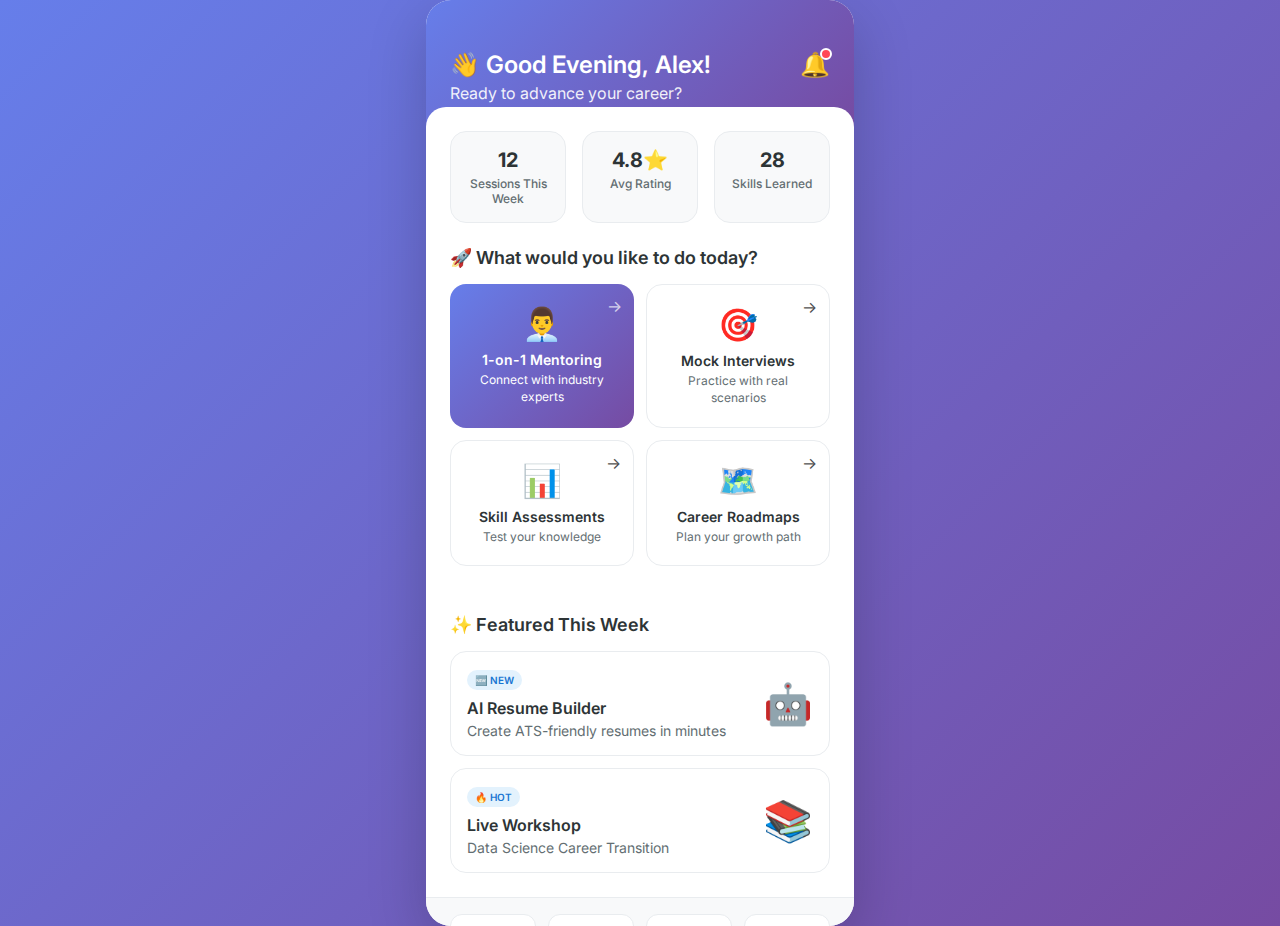
<file: index.html>
<!DOCTYPE html>
<html lang="en">
<head>
    <meta charset="UTF-8">
    <meta name="viewport" content="width=device-width, initial-scale=1.0">
    <title>CareerCarve - Home</title>
    <link rel="stylesheet" href="styles.css">
    <link href="https://fonts.googleapis.com/css2?family=Inter:wght@300;400;500;600;700&display=swap" rel="stylesheet">
</head>
<body>
    <div class="mobile-container">
        <!-- Header Section -->
        <header class="header">
            <div class="header-top">
                <div class="user-greeting">
                    <h2>👋 Good Morning, Alex!</h2>
                    <p>Ready to advance your career?</p>
                </div>
                <div class="notification-bell">
                    <span class="bell-icon">🔔</span>
                    <span class="notification-dot"></span>
                </div>
            </div>
        </header>

        <!-- Quick Stats Section -->
        <section class="stats-section">
            <div class="stats-grid">
                <div class="stat-card">
                    <div class="stat-number">12</div>
                    <div class="stat-label">Sessions This Week</div>
                </div>
                <div class="stat-card">
                    <div class="stat-number">4.8⭐</div>
                    <div class="stat-label">Avg Rating</div>
                </div>
                <div class="stat-card">
                    <div class="stat-number">28</div>
                    <div class="stat-label">Skills Learned</div>
                </div>
            </div>
        </section>

        <!-- Main Action Cards -->
        <section class="main-actions">
            <h3>🚀 What would you like to do today?</h3>
            
            <div class="action-cards-grid">
                <div class="action-card primary-card" onclick="goToComingSoon('1-on-1 Mentoring')">
                    <div class="card-icon">👨‍💼</div>
                    <div class="card-content">
                        <h4>1-on-1 Mentoring</h4>
                        <p>Connect with industry experts</p>
                    </div>
                    <div class="card-arrow">→</div>
                </div>

                <div class="action-card" onclick="goToComingSoon('Mock Interviews')">
                    <div class="card-icon">🎯</div>
                    <div class="card-content">
                        <h4>Mock Interviews</h4>
                        <p>Practice with real scenarios</p>
                    </div>
                    <div class="card-arrow">→</div>
                </div>

                <div class="action-card" onclick="goToComingSoon('Skill Assessments')">
                    <div class="card-icon">📊</div>
                    <div class="card-content">
                        <h4>Skill Assessments</h4>
                        <p>Test your knowledge</p>
                    </div>
                    <div class="card-arrow">→</div>
                </div>

                <div class="action-card" onclick="goToComingSoon('Career Roadmaps')">
                    <div class="card-icon">🗺️</div>
                    <div class="card-content">
                        <h4>Career Roadmaps</h4>
                        <p>Plan your growth path</p>
                    </div>
                    <div class="card-arrow">→</div>
                </div>
            </div>
        </section>

        <!-- Featured Section -->
        <section class="featured-section">
            <h3>✨ Featured This Week</h3>
            
            <div class="featured-cards">
                <div class="featured-card" onclick="goToComingSoon('AI Resume Builder')">
                    <div class="featured-content">
                        <div class="featured-badge">🆕 NEW</div>
                        <h4>AI Resume Builder</h4>
                        <p>Create ATS-friendly resumes in minutes</p>
                    </div>
                    <div class="featured-image">🤖</div>
                </div>

                <div class="featured-card" onclick="goToComingSoon('Live Workshop')">
                    <div class="featured-content">
                        <div class="featured-badge">🔥 HOT</div>
                        <h4>Live Workshop</h4>
                        <p>Data Science Career Transition</p>
                    </div>
                    <div class="featured-image">📚</div>
                </div>
            </div>
        </section>

        <!-- Quick Access Footer -->
        <footer class="quick-access">
            <div class="quick-buttons">
                <button class="quick-btn" onclick="goToComingSoon('Schedule Session')">
                    <span class="btn-icon">📅</span>
                    <span>Schedule</span>
                </button>
                <button class="quick-btn" onclick="goToComingSoon('Progress')">
                    <span class="btn-icon">📈</span>
                    <span>Progress</span>
                </button>
                <button class="quick-btn" onclick="goToComingSoon('Messages')">
                    <span class="btn-icon">💬</span>
                    <span>Messages</span>
                </button>
                <button class="quick-btn" onclick="goToComingSoon('Profile')">
                    <span class="btn-icon">👤</span>
                    <span>Profile</span>
                </button>
            </div>
        </footer>
    </div>

    <script src="script.js"></script>
</body>
</html>
</file>
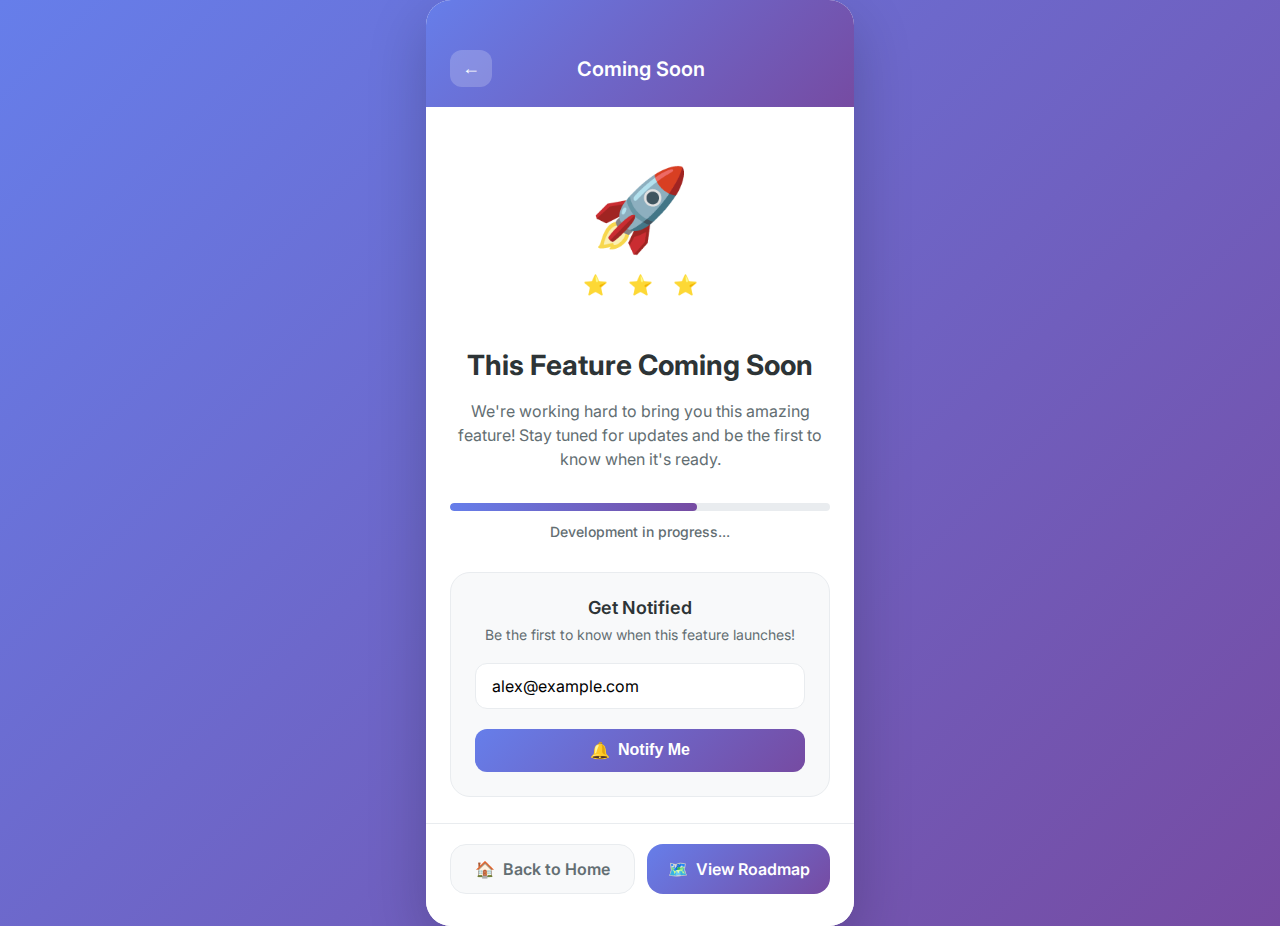
<file: coming-soon.html>
<!DOCTYPE html>
<html lang="en">
<head>
    <meta charset="UTF-8">
    <meta name="viewport" content="width=device-width, initial-scale=1.0">
    <title>CareerCarve - Coming Soon</title>
    <link rel="stylesheet" href="coming-soon.css">
    <link href="https://fonts.googleapis.com/css2?family=Inter:wght@300;400;500;600;700&display=swap" rel="stylesheet">
</head>
<body>
    <div class="mobile-container">
        <!-- Header -->
        <header class="header">
            <button class="back-btn" onclick="goBack()">
                <span class="back-arrow">←</span>
            </button>
            <h1 class="header-title">Coming Soon</h1>
            <div class="header-spacer"></div>
        </header>

        <!-- Main Content -->
        <main class="main-content">
            <div class="coming-soon-illustration">
                <div class="rocket">🚀</div>
                <div class="stars">
                    <span class="star">⭐</span>
                    <span class="star">⭐</span>
                    <span class="star">⭐</span>
                </div>
            </div>

            <div class="content-section">
                <h2 class="feature-title" id="featureTitle">Feature Coming Soon</h2>
                <p class="feature-description">
                    We're working hard to bring you this amazing feature! 
                    Stay tuned for updates and be the first to know when it's ready.
                </p>

                <div class="progress-info">
                    <div class="progress-bar">
                        <div class="progress-fill"></div>
                    </div>
                    <p class="progress-text">Development in progress...</p>
                </div>

                <div class="notification-signup">
                    <h3>Get Notified</h3>
                    <p>Be the first to know when this feature launches!</p>
                    
                    <div class="email-input-group">
                        <input type="email" class="email-input" placeholder="Enter your email" value="alex@example.com">
                        <button class="notify-btn" onclick="subscribeToNotifications()">
                            <span class="notify-icon">🔔</span>
                            Notify Me
                        </button>
                    </div>
                </div>

                <div class="related-features">
                    <h3>✨ In the Meantime</h3>
                    <div class="related-cards">
                        <div class="related-card" onclick="goBack()">
                            <span class="related-icon">🏠</span>
                            <span class="related-text">Explore Home</span>
                        </div>
                        <div class="related-card" onclick="showFeedback()">
                            <span class="related-icon">💬</span>
                            <span class="related-text">Send Feedback</span>
                        </div>
                        <div class="related-card" onclick="sharePage()">
                            <span class="related-icon">📱</span>
                            <span class="related-text">Share App</span>
                        </div>
                    </div>
                </div>
            </div>
        </main>

        <!-- Bottom Actions -->
        <footer class="bottom-actions">
            <button class="action-btn secondary" onclick="goBack()">
                <span class="btn-icon">🏠</span>
                Back to Home
            </button>
            <button class="action-btn primary" onclick="showRoadmap()">
                <span class="btn-icon">🗺️</span>
                View Roadmap
            </button>
        </footer>
    </div>

    <!-- Success Toast -->
    <div class="toast" id="successToast">
        <div class="toast-content">
            <span class="toast-icon">✅</span>
            <span class="toast-message">Thanks! We'll notify you when it's ready.</span>
        </div>
    </div>

    <script src="coming-soon.js"></script>
</body>
</html>
</file>
<file: styles.css>
* {
    margin: 0;
    padding: 0;
    box-sizing: border-box;
}

body {
    font-family: 'Inter', -apple-system, BlinkMacSystemFont, 'Segoe UI', Roboto, sans-serif;
    background: linear-gradient(135deg, #667eea 0%, #764ba2 100%);
    min-height: 100vh;
    display: flex;
    justify-content: center;
    align-items: center;
    padding: 0;
    margin: 0;
}

.mobile-container {
    width: 100%;
    max-width: 428px; /* 6.7" Android device width */
    height: 926px; /* 6.7" Android device height */
    background: #ffffff;
    border-radius: 25px;
    box-shadow: 0 20px 60px rgba(0, 0, 0, 0.2);
    overflow: hidden;
    position: relative;
    display: flex;
    flex-direction: column;
}

/* Header Section */
.header {
    background: linear-gradient(135deg, #667eea 0%, #764ba2 100%);
    color: white;
    padding: 50px 24px 24px 24px;
    border-bottom-left-radius: 0;
    border-bottom-right-radius: 0;
}

.header-top {
    display: flex;
    justify-content: space-between;
    align-items: flex-start;
}

.user-greeting h2 {
    font-size: 24px;
    font-weight: 600;
    margin-bottom: 4px;
}

.user-greeting p {
    font-size: 16px;
    opacity: 0.9;
    font-weight: 400;
}

.notification-bell {
    position: relative;
    font-size: 24px;
    cursor: pointer;
}

.notification-dot {
    position: absolute;
    top: -2px;
    right: -2px;
    width: 12px;
    height: 12px;
    background: #ff4757;
    border-radius: 50%;
    border: 2px solid white;
}

/* Stats Section */
.stats-section {
    padding: 24px;
    background: white;
    margin-top: -20px;
    border-radius: 20px 20px 0 0;
    z-index: 2;
    position: relative;
}

.stats-grid {
    display: grid;
    grid-template-columns: repeat(3, 1fr);
    gap: 16px;
}

.stat-card {
    background: #f8f9fa;
    padding: 16px;
    border-radius: 16px;
    text-align: center;
    border: 1px solid #e9ecef;
}

.stat-number {
    font-size: 20px;
    font-weight: 700;
    color: #2d3436;
    margin-bottom: 4px;
}

.stat-label {
    font-size: 12px;
    color: #636e72;
    font-weight: 500;
}

/* Main Actions Section */
.main-actions {
    padding: 0 24px 24px 24px;
    flex: 1;
}

.main-actions h3 {
    font-size: 18px;
    font-weight: 600;
    color: #2d3436;
    margin-bottom: 16px;
}

.action-cards-grid {
    display: grid;
    grid-template-columns: repeat(2, 1fr);
    gap: 12px;
    margin-bottom: 24px;
}

.action-card {
    background: white;
    border: 1px solid #e9ecef;
    border-radius: 16px;
    padding: 20px 16px;
    cursor: pointer;
    transition: all 0.3s ease;
    display: flex;
    flex-direction: column;
    align-items: center;
    text-align: center;
    position: relative;
    min-height: 120px;
}

.action-card:hover {
    transform: translateY(-2px);
    box-shadow: 0 8px 25px rgba(0, 0, 0, 0.1);
    border-color: #667eea;
}

.primary-card {
    background: linear-gradient(135deg, #667eea 0%, #764ba2 100%);
    color: white;
    border: none;
}

.primary-card .card-content h4,
.primary-card .card-content p {
    color: white;
}

.card-icon {
    font-size: 32px;
    margin-bottom: 8px;
}

.card-content h4 {
    font-size: 14px;
    font-weight: 600;
    margin-bottom: 4px;
    color: #2d3436;
}

.card-content p {
    font-size: 12px;
    color: #636e72;
    line-height: 1.4;
}

.card-arrow {
    position: absolute;
    top: 12px;
    right: 12px;
    font-size: 16px;
    opacity: 0.7;
}

/* Featured Section */
.featured-section {
    padding: 0 24px 24px 24px;
}

.featured-section h3 {
    font-size: 18px;
    font-weight: 600;
    color: #2d3436;
    margin-bottom: 16px;
}

.featured-cards {
    display: flex;
    flex-direction: column;
    gap: 12px;
}

.featured-card {
    background: white;
    border: 1px solid #e9ecef;
    border-radius: 16px;
    padding: 16px;
    cursor: pointer;
    transition: all 0.3s ease;
    display: flex;
    justify-content: space-between;
    align-items: center;
}

.featured-card:hover {
    transform: translateY(-1px);
    box-shadow: 0 4px 15px rgba(0, 0, 0, 0.1);
    border-color: #667eea;
}

.featured-content {
    flex: 1;
}

.featured-badge {
    font-size: 10px;
    font-weight: 600;
    padding: 4px 8px;
    border-radius: 12px;
    background: #e3f2fd;
    color: #1976d2;
    display: inline-block;
    margin-bottom: 8px;
}

.featured-content h4 {
    font-size: 16px;
    font-weight: 600;
    color: #2d3436;
    margin-bottom: 4px;
}

.featured-content p {
    font-size: 14px;
    color: #636e72;
}

.featured-image {
    font-size: 40px;
    margin-left: 16px;
}

/* Quick Access Footer */
.quick-access {
    background: #f8f9fa;
    padding: 16px 24px 32px 24px;
    border-top: 1px solid #e9ecef;
    margin-top: auto;
}

.quick-buttons {
    display: grid;
    grid-template-columns: repeat(4, 1fr);
    gap: 12px;
}

.quick-btn {
    background: white;
    border: 1px solid #e9ecef;
    border-radius: 12px;
    padding: 12px 8px;
    cursor: pointer;
    transition: all 0.3s ease;
    display: flex;
    flex-direction: column;
    align-items: center;
    font-family: inherit;
    font-size: 12px;
    font-weight: 500;
    color: #636e72;
}

.quick-btn:hover {
    background: #667eea;
    color: white;
    border-color: #667eea;
}

.btn-icon {
    font-size: 20px;
    margin-bottom: 4px;
}

/* Responsive adjustments for smaller screens */
@media (max-width: 430px) {
    .mobile-container {
        width: 100vw;
        height: 100vh;
        border-radius: 0;
        max-width: none;
    }
    
    body {
        padding: 0;
    }
}

/* Animation for card interactions */
@keyframes pulse {
    0% { transform: scale(1); }
    50% { transform: scale(1.05); }
    100% { transform: scale(1); }
}

.action-card:active,
.featured-card:active,
.quick-btn:active {
    animation: pulse 0.2s ease-in-out;
}
</file>
<file: coming-soon.css>
* {
    margin: 0;
    padding: 0;
    box-sizing: border-box;
}

body {
    font-family: 'Inter', -apple-system, BlinkMacSystemFont, 'Segoe UI', Roboto, sans-serif;
    background: linear-gradient(135deg, #667eea 0%, #764ba2 100%);
    min-height: 100vh;
    display: flex;
    justify-content: center;
    align-items: center;
    padding: 0;
    margin: 0;
}

.mobile-container {
    width: 100%;
    max-width: 428px;
    height: 926px;
    background: #ffffff;
    border-radius: 25px;
    box-shadow: 0 20px 60px rgba(0, 0, 0, 0.2);
    overflow: hidden;
    position: relative;
    display: flex;
    flex-direction: column;
}

/* Header */
.header {
    background: linear-gradient(135deg, #667eea 0%, #764ba2 100%);
    color: white;
    padding: 50px 24px 20px 24px;
    display: flex;
    align-items: center;
    justify-content: space-between;
}

.back-btn {
    background: rgba(255, 255, 255, 0.2);
    border: none;
    color: white;
    border-radius: 12px;
    padding: 8px 12px;
    cursor: pointer;
    font-size: 18px;
    transition: all 0.3s ease;
}

.back-btn:hover {
    background: rgba(255, 255, 255, 0.3);
}

.header-title {
    font-size: 20px;
    font-weight: 600;
    flex: 1;
    text-align: center;
}

.header-spacer {
    width: 40px; /* Same width as back button for centering */
}

/* Main Content */
.main-content {
    flex: 1;
    padding: 32px 24px 24px 24px;
    overflow-y: auto;
}

.coming-soon-illustration {
    text-align: center;
    margin-bottom: 32px;
    position: relative;
    padding: 20px 0;
}

.rocket {
    font-size: 80px;
    animation: float 3s ease-in-out infinite;
    display: block;
    margin-bottom: 16px;
}

.stars {
    display: flex;
    justify-content: center;
    gap: 20px;
}

.star {
    font-size: 20px;
    animation: twinkle 2s ease-in-out infinite;
}

.star:nth-child(2) {
    animation-delay: 0.5s;
}

.star:nth-child(3) {
    animation-delay: 1s;
}

.content-section {
    text-align: center;
}

.feature-title {
    font-size: 28px;
    font-weight: 700;
    color: #2d3436;
    margin-bottom: 16px;
    line-height: 1.2;
}

.feature-description {
    font-size: 16px;
    color: #636e72;
    line-height: 1.5;
    margin-bottom: 32px;
}

/* Progress Info */
.progress-info {
    margin-bottom: 32px;
}

.progress-bar {
    width: 100%;
    height: 8px;
    background: #e9ecef;
    border-radius: 4px;
    overflow: hidden;
    margin-bottom: 12px;
}

.progress-fill {
    width: 65%;
    height: 100%;
    background: linear-gradient(90deg, #667eea 0%, #764ba2 100%);
    border-radius: 4px;
    animation: progress 2s ease-in-out;
}

.progress-text {
    font-size: 14px;
    color: #636e72;
    font-weight: 500;
}

/* Notification Signup */
.notification-signup {
    background: #f8f9fa;
    border-radius: 20px;
    padding: 24px;
    margin-bottom: 32px;
    border: 1px solid #e9ecef;
}

.notification-signup h3 {
    font-size: 18px;
    font-weight: 600;
    color: #2d3436;
    margin-bottom: 8px;
}

.notification-signup p {
    font-size: 14px;
    color: #636e72;
    margin-bottom: 20px;
}

.email-input-group {
    display: flex;
    gap: 8px;
    flex-direction: column;
}

.email-input {
    flex: 1;
    padding: 12px 16px;
    border: 1px solid #e9ecef;
    border-radius: 12px;
    font-size: 16px;
    font-family: inherit;
    margin-bottom: 12px;
}

.email-input:focus {
    outline: none;
    border-color: #667eea;
    box-shadow: 0 0 0 3px rgba(102, 126, 234, 0.1);
}

.notify-btn {
    background: linear-gradient(135deg, #667eea 0%, #764ba2 100%);
    color: white;
    border: none;
    padding: 12px 20px;
    border-radius: 12px;
    font-size: 16px;
    font-weight: 600;
    cursor: pointer;
    transition: all 0.3s ease;
    display: flex;
    align-items: center;
    justify-content: center;
    gap: 8px;
}

.notify-btn:hover {
    transform: translateY(-2px);
    box-shadow: 0 8px 25px rgba(102, 126, 234, 0.3);
}

/* Related Features */
.related-features {
    text-align: left;
}

.related-features h3 {
    font-size: 18px;
    font-weight: 600;
    color: #2d3436;
    margin-bottom: 16px;
    text-align: center;
}

.related-cards {
    display: flex;
    flex-direction: column;
    gap: 12px;
}

.related-card {
    background: white;
    border: 1px solid #e9ecef;
    border-radius: 16px;
    padding: 16px 20px;
    cursor: pointer;
    transition: all 0.3s ease;
    display: flex;
    align-items: center;
    gap: 16px;
}

.related-card:hover {
    transform: translateY(-1px);
    box-shadow: 0 4px 15px rgba(0, 0, 0, 0.1);
    border-color: #667eea;
}

.related-icon {
    font-size: 24px;
    min-width: 24px;
}

.related-text {
    font-size: 16px;
    font-weight: 500;
    color: #2d3436;
}

/* Bottom Actions */
.bottom-actions {
    padding: 20px 24px 32px 24px;
    background: white;
    border-top: 1px solid #e9ecef;
    display: flex;
    gap: 12px;
}

.action-btn {
    flex: 1;
    padding: 14px 20px;
    border-radius: 16px;
    font-size: 16px;
    font-weight: 600;
    cursor: pointer;
    transition: all 0.3s ease;
    display: flex;
    align-items: center;
    justify-content: center;
    gap: 8px;
    font-family: inherit;
}

.action-btn.secondary {
    background: #f8f9fa;
    color: #636e72;
    border: 1px solid #e9ecef;
}

.action-btn.secondary:hover {
    background: #e9ecef;
    color: #2d3436;
}

.action-btn.primary {
    background: linear-gradient(135deg, #667eea 0%, #764ba2 100%);
    color: white;
    border: none;
}

.action-btn.primary:hover {
    transform: translateY(-2px);
    box-shadow: 0 8px 25px rgba(102, 126, 234, 0.3);
}

/* Toast Notification */
.toast {
    position: fixed;
    top: 80px;
    left: 50%;
    transform: translateX(-50%) translateY(-100px);
    background: #10ac84;
    color: white;
    padding: 16px 24px;
    border-radius: 12px;
    box-shadow: 0 8px 25px rgba(0, 0, 0, 0.2);
    opacity: 0;
    transition: all 0.3s ease;
    z-index: 1000;
}

.toast.show {
    opacity: 1;
    transform: translateX(-50%) translateY(0);
}

.toast-content {
    display: flex;
    align-items: center;
    gap: 8px;
}

.toast-icon {
    font-size: 18px;
}

.toast-message {
    font-size: 14px;
    font-weight: 500;
}

/* Animations */
@keyframes float {
    0%, 100% { transform: translateY(0px); }
    50% { transform: translateY(-10px); }
}

@keyframes twinkle {
    0%, 100% { opacity: 1; transform: scale(1); }
    50% { opacity: 0.5; transform: scale(1.2); }
}

@keyframes progress {
    0% { width: 0%; }
    100% { width: 65%; }
}

/* Responsive adjustments */
@media (max-width: 430px) {
    .mobile-container {
        width: 100vw;
        height: 100vh;
        border-radius: 0;
        max-width: none;
    }
    
    body {
        padding: 0;
    }
    
    .email-input-group {
        flex-direction: column;
    }
    
    .email-input {
        margin-bottom: 12px;
    }
}
</file>
